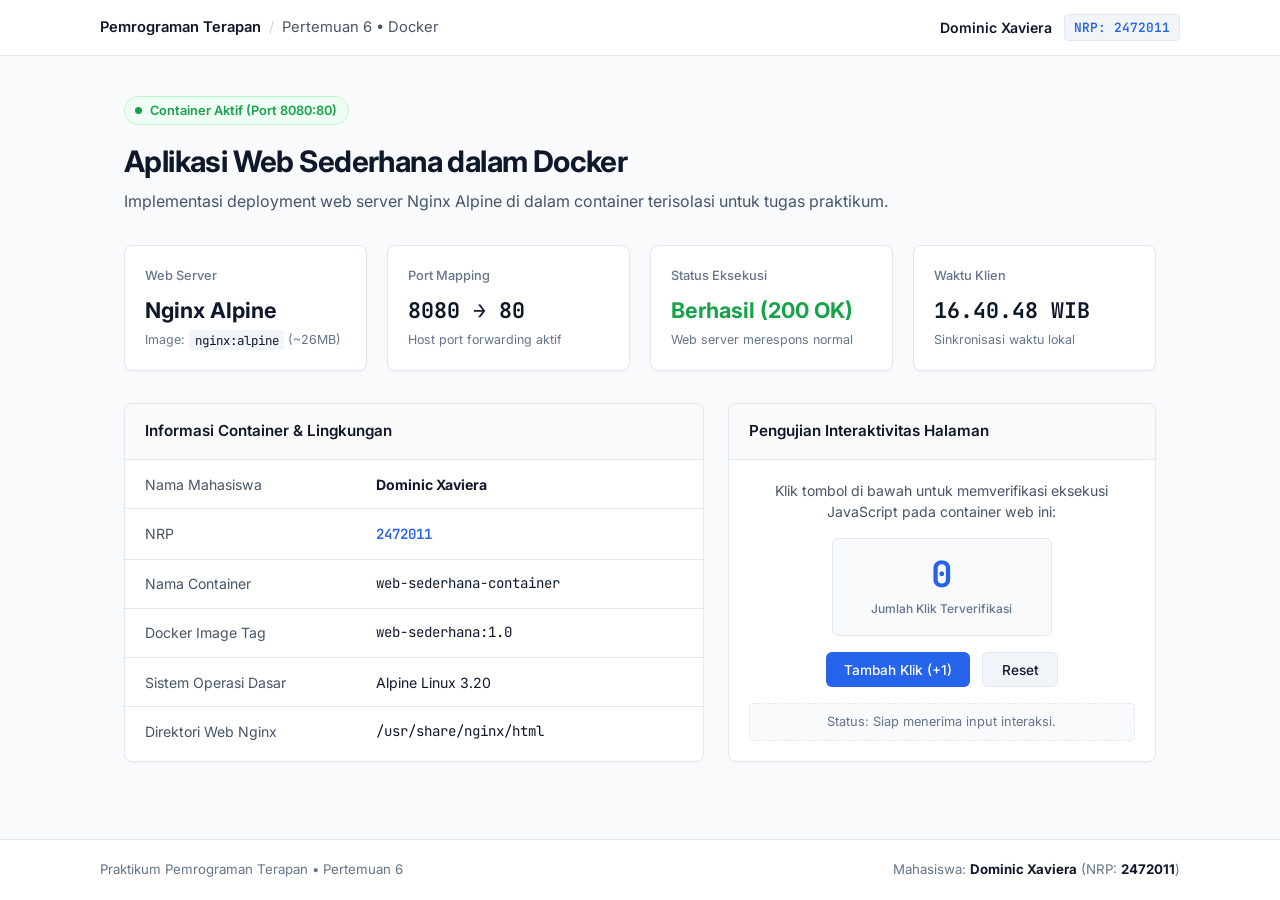
<file: aplikasi-web-sederhana/index.html>
<!DOCTYPE html>
<html lang="id">
<head>
    <meta charset="UTF-8">
    <meta name="viewport" content="width=device-width, initial-scale=1.0">
    <title>Praktikum Docker - Dominic Xaviera (2472011)</title>
    <link rel="preconnect" href="https://fonts.googleapis.com">
    <link rel="preconnect" href="https://fonts.gstatic.com" crossorigin>
    <link href="https://fonts.googleapis.com/css2?family=Inter:wght@400;500;600;700&family=JetBrains+Mono:wght@400;500&display=swap" rel="stylesheet">
    <link rel="stylesheet" href="style.css">
</head>
<body>
    <div class="site-wrapper">
        <header class="navbar">
            <div class="nav-container">
                <div class="nav-brand">
                    <span class="course-name">Pemrograman Terapan</span>
                    <span class="nav-divider">/</span>
                    <span class="modul-title">Pertemuan 6 &bull; Docker</span>
                </div>
                <div class="nav-student">
                    <span class="student-name">Dominic Xaviera</span>
                    <span class="student-nrp">NRP: 2472011</span>
                </div>
            </div>
        </header>

        <main class="content-area">
            <div class="page-intro">
                <div class="status-badge">
                    <span class="badge-dot"></span>
                    <span>Container Aktif (Port 8080:80)</span>
                </div>
                <h1 class="page-heading">Aplikasi Web Sederhana dalam Docker</h1>
                <p class="page-subheading">Implementasi deployment web server Nginx Alpine di dalam container terisolasi untuk tugas praktikum.</p>
            </div>

            <div class="cards-grid">
                <div class="info-card">
                    <div class="card-caption">Web Server</div>
                    <div class="card-main-val">Nginx Alpine</div>
                    <div class="card-note">Image: <code>nginx:alpine</code> (~26MB)</div>
                </div>

                <div class="info-card">
                    <div class="card-caption">Port Mapping</div>
                    <div class="card-main-val font-mono">8080 &rarr; 80</div>
                    <div class="card-note">Host port forwarding aktif</div>
                </div>

                <div class="info-card">
                    <div class="card-caption">Status Eksekusi</div>
                    <div class="card-main-val text-success">Berhasil (200 OK)</div>
                    <div class="card-note">Web server merespons normal</div>
                </div>

                <div class="info-card">
                    <div class="card-caption">Waktu Klien</div>
                    <div class="card-main-val font-mono" id="live-clock">--:--:--</div>
                    <div class="card-note">Sinkronisasi waktu lokal</div>
                </div>
            </div>

            <div class="detail-grid">
                <div class="section-box">
                    <div class="box-header">
                        <h2>Informasi Container & Lingkungan</h2>
                    </div>
                    <table class="data-table">
                        <tbody>
                            <tr>
                                <td class="col-label">Nama Mahasiswa</td>
                                <td class="col-value"><strong>Dominic Xaviera</strong></td>
                            </tr>
                            <tr>
                                <td class="col-label">NRP</td>
                                <td class="col-value"><span class="badge-nrp">2472011</span></td>
                            </tr>
                            <tr>
                                <td class="col-label">Nama Container</td>
                                <td class="col-value font-mono">web-sederhana-container</td>
                            </tr>
                            <tr>
                                <td class="col-label">Docker Image Tag</td>
                                <td class="col-value font-mono">web-sederhana:1.0</td>
                            </tr>
                            <tr>
                                <td class="col-label">Sistem Operasi Dasar</td>
                                <td class="col-value">Alpine Linux 3.20</td>
                            </tr>
                            <tr>
                                <td class="col-label">Direktori Web Nginx</td>
                                <td class="col-value font-mono">/usr/share/nginx/html</td>
                            </tr>
                        </tbody>
                    </table>
                </div>

                <div class="section-box">
                    <div class="box-header">
                        <h2>Pengujian Interaktivitas Halaman</h2>
                    </div>
                    <div class="interactive-body">
                        <p class="interactive-desc">Klik tombol di bawah untuk memverifikasi eksekusi JavaScript pada container web ini:</p>
                        
                        <div class="counter-box">
                            <span class="counter-number" id="click-count">0</span>
                            <span class="counter-label">Jumlah Klik Terverifikasi</span>
                        </div>

                        <div class="btn-row">
                            <button class="btn btn-primary" id="btn-click">Tambah Klik (+1)</button>
                            <button class="btn btn-secondary" id="btn-reset">Reset</button>
                        </div>

                        <div class="test-note" id="test-log">
                            Status: Siap menerima input interaksi.
                        </div>
                    </div>
                </div>
            </div>
        </main>

        <footer class="footer">
            <div class="footer-container">
                <div>Praktikum Pemrograman Terapan &bull; Pertemuan 6</div>
                <div>Mahasiswa: <strong>Dominic Xaviera</strong> (NRP: <strong>2472011</strong>)</div>
            </div>
        </footer>
    </div>

    <script src="app.js"></script>
</body>
</html>
</file>
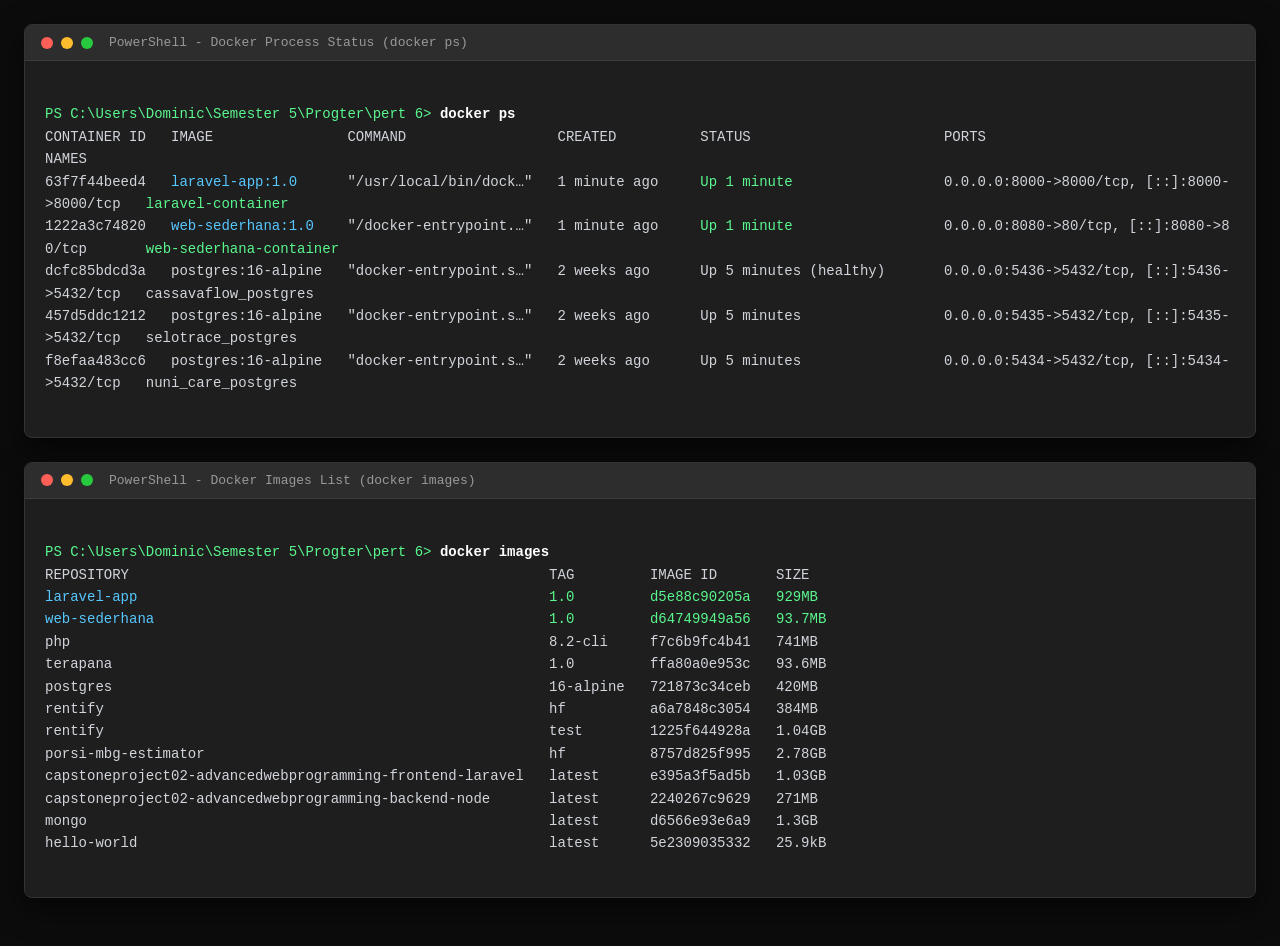
<file: screenshots/terminal_evidence.html>
<!DOCTYPE html>
<html lang="en">
<head>
    <meta charset="UTF-8">
    <style>
        body {
            background-color: #0c0c0c;
            color: #cccccc;
            font-family: 'Consolas', 'Courier New', monospace;
            padding: 24px;
            margin: 0;
        }
        .window {
            background: #1e1e1e;
            border-radius: 8px;
            border: 1px solid #333333;
            box-shadow: 0 10px 30px rgba(0,0,0,0.6);
            overflow: hidden;
            margin-bottom: 24px;
        }
        .titlebar {
            background: #2d2d2d;
            padding: 10px 16px;
            display: flex;
            align-items: center;
            gap: 8px;
            border-bottom: 1px solid #3c3c3c;
        }
        .dot {
            width: 12px;
            height: 12px;
            border-radius: 50%;
            display: inline-block;
        }
        .dot-red { background: #ff5f56; }
        .dot-yellow { background: #ffbd2e; }
        .dot-green { background: #27c93f; }
        .title {
            color: #999999;
            font-size: 13px;
            margin-left: 8px;
        }
        .terminal {
            padding: 20px;
            font-size: 14px;
            line-height: 1.6;
            white-space: pre-wrap;
            word-break: break-all;
        }
        .prompt {
            color: #5af78e;
        }
        .cmd {
            color: #ffffff;
            font-weight: bold;
        }
        .output {
            color: #d1d5db;
        }
        .highlight {
            color: #57c7ff;
        }
        .active {
            color: #5af78e;
        }
    </style>
</head>
<body>
    <!-- Terminal 1: Docker PS -->
    <div class="window">
        <div class="titlebar">
            <span class="dot dot-red"></span>
            <span class="dot dot-yellow"></span>
            <span class="dot dot-green"></span>
            <span class="title">PowerShell - Docker Process Status (docker ps)</span>
        </div>
        <div class="terminal">
<span class="prompt">PS C:\Users\Dominic\Semester 5\Progter\pert 6></span> <span class="cmd">docker ps</span>
<span class="output">CONTAINER ID   IMAGE                COMMAND                  CREATED          STATUS                       PORTS                                         NAMES
63f7f44beed4   <span class="highlight">laravel-app:1.0</span>      "/usr/local/bin/dock…"   1 minute ago     <span class="active">Up 1 minute</span>                  0.0.0.0:8000->8000/tcp, [::]:8000->8000/tcp   <span class="active">laravel-container</span>
1222a3c74820   <span class="highlight">web-sederhana:1.0</span>    "/docker-entrypoint.…"   1 minute ago     <span class="active">Up 1 minute</span>                  0.0.0.0:8080->80/tcp, [::]:8080->80/tcp       <span class="active">web-sederhana-container</span>
dcfc85bdcd3a   postgres:16-alpine   "docker-entrypoint.s…"   2 weeks ago      Up 5 minutes (healthy)       0.0.0.0:5436->5432/tcp, [::]:5436->5432/tcp   cassavaflow_postgres
457d5ddc1212   postgres:16-alpine   "docker-entrypoint.s…"   2 weeks ago      Up 5 minutes                 0.0.0.0:5435->5432/tcp, [::]:5435->5432/tcp   selotrace_postgres
f8efaa483cc6   postgres:16-alpine   "docker-entrypoint.s…"   2 weeks ago      Up 5 minutes                 0.0.0.0:5434->5432/tcp, [::]:5434->5432/tcp   nuni_care_postgres</span>
        </div>
    </div>

    <!-- Terminal 2: Docker Images -->
    <div class="window">
        <div class="titlebar">
            <span class="dot dot-red"></span>
            <span class="dot dot-yellow"></span>
            <span class="dot dot-green"></span>
            <span class="title">PowerShell - Docker Images List (docker images)</span>
        </div>
        <div class="terminal">
<span class="prompt">PS C:\Users\Dominic\Semester 5\Progter\pert 6></span> <span class="cmd">docker images</span>
<span class="output">REPOSITORY                                                  TAG         IMAGE ID       SIZE
<span class="highlight">laravel-app</span>                                                 <span class="active">1.0</span>         <span class="active">d5e88c90205a</span>   <span class="active">929MB</span>
<span class="highlight">web-sederhana</span>                                               <span class="active">1.0</span>         <span class="active">d64749949a56</span>   <span class="active">93.7MB</span>
php                                                         8.2-cli     f7c6b9fc4b41   741MB
terapana                                                    1.0         ffa80a0e953c   93.6MB
postgres                                                    16-alpine   721873c34ceb   420MB
rentify                                                     hf          a6a7848c3054   384MB
rentify                                                     test        1225f644928a   1.04GB
porsi-mbg-estimator                                         hf          8757d825f995   2.78GB
capstoneproject02-advancedwebprogramming-frontend-laravel   latest      e395a3f5ad5b   1.03GB
capstoneproject02-advancedwebprogramming-backend-node       latest      2240267c9629   271MB
mongo                                                       latest      d6566e93e6a9   1.3GB
hello-world                                                 latest      5e2309035332   25.9kB</span>
        </div>
    </div>
</body>
</html>
</file>
<file: aplikasi-web-sederhana/style.css>
:root {
    --bg-page: #f8fafc;
    --bg-surface: #ffffff;
    --border-color: #e2e8f0;
    --border-strong: #cbd5e1;
    
    --text-main: #0f172a;
    --text-muted: #475569;
    --text-subtle: #64748b;
    
    --color-primary: #2563eb;
    --color-primary-hover: #1d4ed8;
    --color-success: #16a34a;
    --color-success-bg: #f0fdf4;
    --color-success-border: #bbf7d0;

    --font-sans: 'Inter', -apple-system, BlinkMacSystemFont, 'Segoe UI', Roboto, sans-serif;
    --font-mono: 'JetBrains Mono', 'Consolas', monospace;
}

* {
    box-sizing: border-box;
    margin: 0;
    padding: 0;
}

body {
    background-color: var(--bg-page);
    color: var(--text-main);
    font-family: var(--font-sans);
    line-height: 1.5;
    -webkit-font-smoothing: antialiased;
}

.font-mono {
    font-family: var(--font-mono);
}

.site-wrapper {
    min-height: 100vh;
    display: flex;
    flex-direction: column;
}

.navbar {
    background-color: var(--bg-surface);
    border-bottom: 1px solid var(--border-color);
    padding: 0.85rem 1.5rem;
}

.nav-container {
    max-width: 1080px;
    margin: 0 auto;
    display: flex;
    justify-content: space-between;
    align-items: center;
    flex-wrap: wrap;
    gap: 0.75rem;
}

.nav-brand {
    display: flex;
    align-items: center;
    gap: 0.5rem;
    font-size: 0.92rem;
}

.course-name {
    font-weight: 600;
    color: var(--text-main);
}

.nav-divider {
    color: var(--border-strong);
}

.modul-title {
    color: var(--text-muted);
}

.nav-student {
    display: flex;
    align-items: center;
    gap: 0.75rem;
    font-size: 0.88rem;
}

.student-name {
    font-weight: 600;
    color: var(--text-main);
}

.student-nrp {
    background-color: #f1f5f9;
    border: 1px solid var(--border-color);
    padding: 0.2rem 0.55rem;
    border-radius: 4px;
    font-family: var(--font-mono);
    font-size: 0.8rem;
    color: var(--color-primary);
    font-weight: 600;
}

.content-area {
    max-width: 1080px;
    margin: 0 auto;
    padding: 2.5rem 1.5rem;
    flex: 1;
    width: 100%;
}

.page-intro {
    margin-bottom: 2rem;
}

.status-badge {
    display: inline-flex;
    align-items: center;
    gap: 0.5rem;
    background-color: var(--color-success-bg);
    border: 1px solid var(--color-success-border);
    color: var(--color-success);
    font-size: 0.8rem;
    font-weight: 600;
    padding: 0.25rem 0.65rem;
    border-radius: 20px;
    margin-bottom: 0.85rem;
}

.badge-dot {
    width: 7px;
    height: 7px;
    border-radius: 50%;
    background-color: var(--color-success);
}

.page-heading {
    font-size: 1.85rem;
    font-weight: 700;
    color: var(--text-main);
    letter-spacing: -0.02em;
    margin-bottom: 0.4rem;
}

.page-subheading {
    font-size: 1rem;
    color: var(--text-muted);
}

.cards-grid {
    display: grid;
    grid-template-columns: repeat(4, 1fr);
    gap: 1.25rem;
    margin-bottom: 2rem;
}

.info-card {
    background: var(--bg-surface);
    border: 1px solid var(--border-color);
    border-radius: 8px;
    padding: 1.25rem;
    box-shadow: 0 1px 3px rgba(0, 0, 0, 0.03);
}

.card-caption {
    font-size: 0.8rem;
    color: var(--text-subtle);
    font-weight: 500;
    margin-bottom: 0.5rem;
}

.card-main-val {
    font-size: 1.35rem;
    font-weight: 700;
    color: var(--text-main);
    margin-bottom: 0.35rem;
}

.text-success {
    color: var(--color-success);
}

.card-note {
    font-size: 0.78rem;
    color: var(--text-subtle);
}

.card-note code {
    background: #f1f5f9;
    padding: 0.1rem 0.35rem;
    border-radius: 3px;
    font-family: var(--font-mono);
    color: var(--text-main);
    font-size: 0.78rem;
}

.detail-grid {
    display: grid;
    grid-template-columns: 1.15fr 0.85fr;
    gap: 1.5rem;
}

.section-box {
    background: var(--bg-surface);
    border: 1px solid var(--border-color);
    border-radius: 8px;
    overflow: hidden;
    box-shadow: 0 1px 3px rgba(0, 0, 0, 0.03);
}

.box-header {
    padding: 1rem 1.25rem;
    border-bottom: 1px solid var(--border-color);
    background-color: #fafafa;
}

.box-header h2 {
    font-size: 0.95rem;
    font-weight: 600;
    color: var(--text-main);
}

.data-table {
    width: 100%;
    border-collapse: collapse;
}

.data-table td {
    padding: 0.85rem 1.25rem;
    font-size: 0.88rem;
    border-bottom: 1px solid var(--border-color);
}

.data-table tr:last-child td {
    border-bottom: none;
}

.col-label {
    color: var(--text-muted);
    width: 40%;
}

.col-value {
    color: var(--text-main);
}

.badge-nrp {
    font-family: var(--font-mono);
    font-weight: 600;
    color: var(--color-primary);
}

.interactive-body {
    padding: 1.25rem;
    display: flex;
    flex-direction: column;
    align-items: center;
    text-align: center;
    gap: 1rem;
}

.interactive-desc {
    font-size: 0.88rem;
    color: var(--text-muted);
}

.counter-box {
    background: #f8fafc;
    border: 1px solid var(--border-color);
    border-radius: 6px;
    padding: 1rem 2rem;
    width: 100%;
    max-width: 220px;
}

.counter-number {
    display: block;
    font-size: 2.25rem;
    font-weight: 700;
    color: var(--color-primary);
    font-family: var(--font-mono);
    line-height: 1.1;
}

.counter-label {
    font-size: 0.75rem;
    color: var(--text-subtle);
    font-weight: 500;
}

.btn-row {
    display: flex;
    gap: 0.75rem;
}

.btn {
    padding: 0.55rem 1.15rem;
    border-radius: 6px;
    font-size: 0.85rem;
    font-weight: 500;
    font-family: var(--font-sans);
    cursor: pointer;
    transition: all 0.15s ease-in-out;
    border: none;
}

.btn-primary {
    background-color: var(--color-primary);
    color: #ffffff;
}

.btn-primary:hover {
    background-color: var(--color-primary-hover);
}

.btn-secondary {
    background-color: #f1f5f9;
    color: var(--text-main);
    border: 1px solid var(--border-color);
}

.btn-secondary:hover {
    background-color: #e2e8f0;
}

.test-note {
    font-size: 0.8rem;
    color: var(--text-subtle);
    background: #f8fafc;
    border: 1px dashed var(--border-color);
    padding: 0.5rem 0.85rem;
    border-radius: 4px;
    width: 100%;
}

.footer {
    background: var(--bg-surface);
    border-top: 1px solid var(--border-color);
    padding: 1.25rem 1.5rem;
    font-size: 0.83rem;
    color: var(--text-subtle);
}

.footer-container {
    max-width: 1080px;
    margin: 0 auto;
    display: flex;
    justify-content: space-between;
    flex-wrap: wrap;
    gap: 0.5rem;
}

.footer strong {
    color: var(--text-main);
}

@media (max-width: 850px) {
    .cards-grid {
        grid-template-columns: repeat(2, 1fr);
    }
    .detail-grid {
        grid-template-columns: 1fr;
    }
}

@media (max-width: 500px) {
    .cards-grid {
        grid-template-columns: 1fr;
    }
}
</file>
